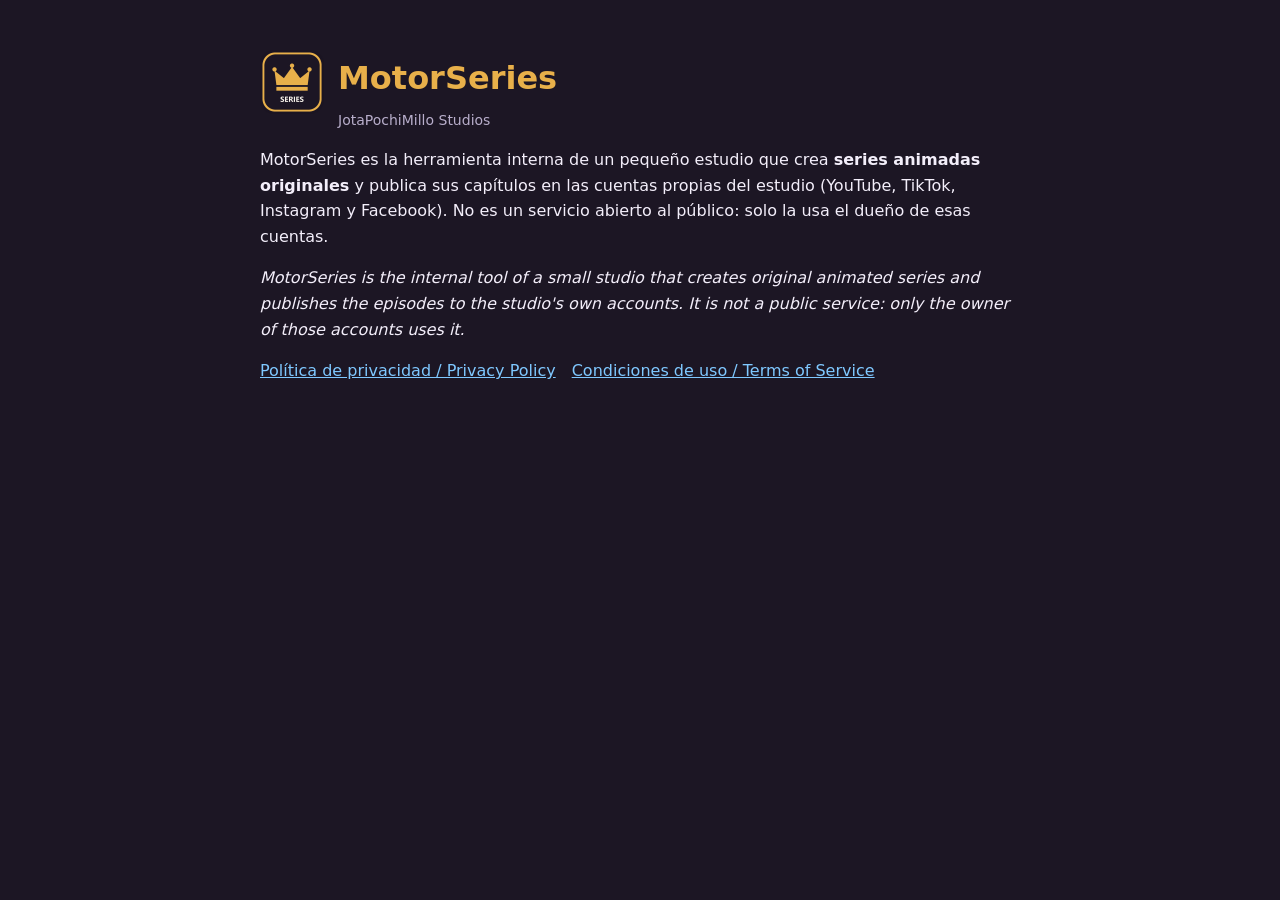
<file: index.html>
<!doctype html><html lang="es"><head><meta charset="utf-8"><meta name="viewport" content="width=device-width,initial-scale=1">
<title>MotorSeries</title><link rel="stylesheet" href="estilo.css"><link rel="icon" href="icono.png"></head><body><main>
<header><img src="icono.png" alt=""><div><h1>MotorSeries</h1><div class="nota">JotaPochiMillo Studios</div></div></header>
<p>MotorSeries es la herramienta interna de un pequeño estudio que crea <b>series animadas originales</b> y publica sus capítulos
en las cuentas propias del estudio (YouTube, TikTok, Instagram y Facebook). No es un servicio abierto al público: solo la usa el dueño de esas cuentas.</p>
<p lang="en"><i>MotorSeries is the internal tool of a small studio that creates original animated series and publishes the episodes
to the studio's own accounts. It is not a public service: only the owner of those accounts uses it.</i></p>
<nav><a href="privacidad.html">Política de privacidad / Privacy Policy</a><a href="terminos.html">Condiciones de uso / Terms of Service</a></nav>
</main></body></html>
</file>
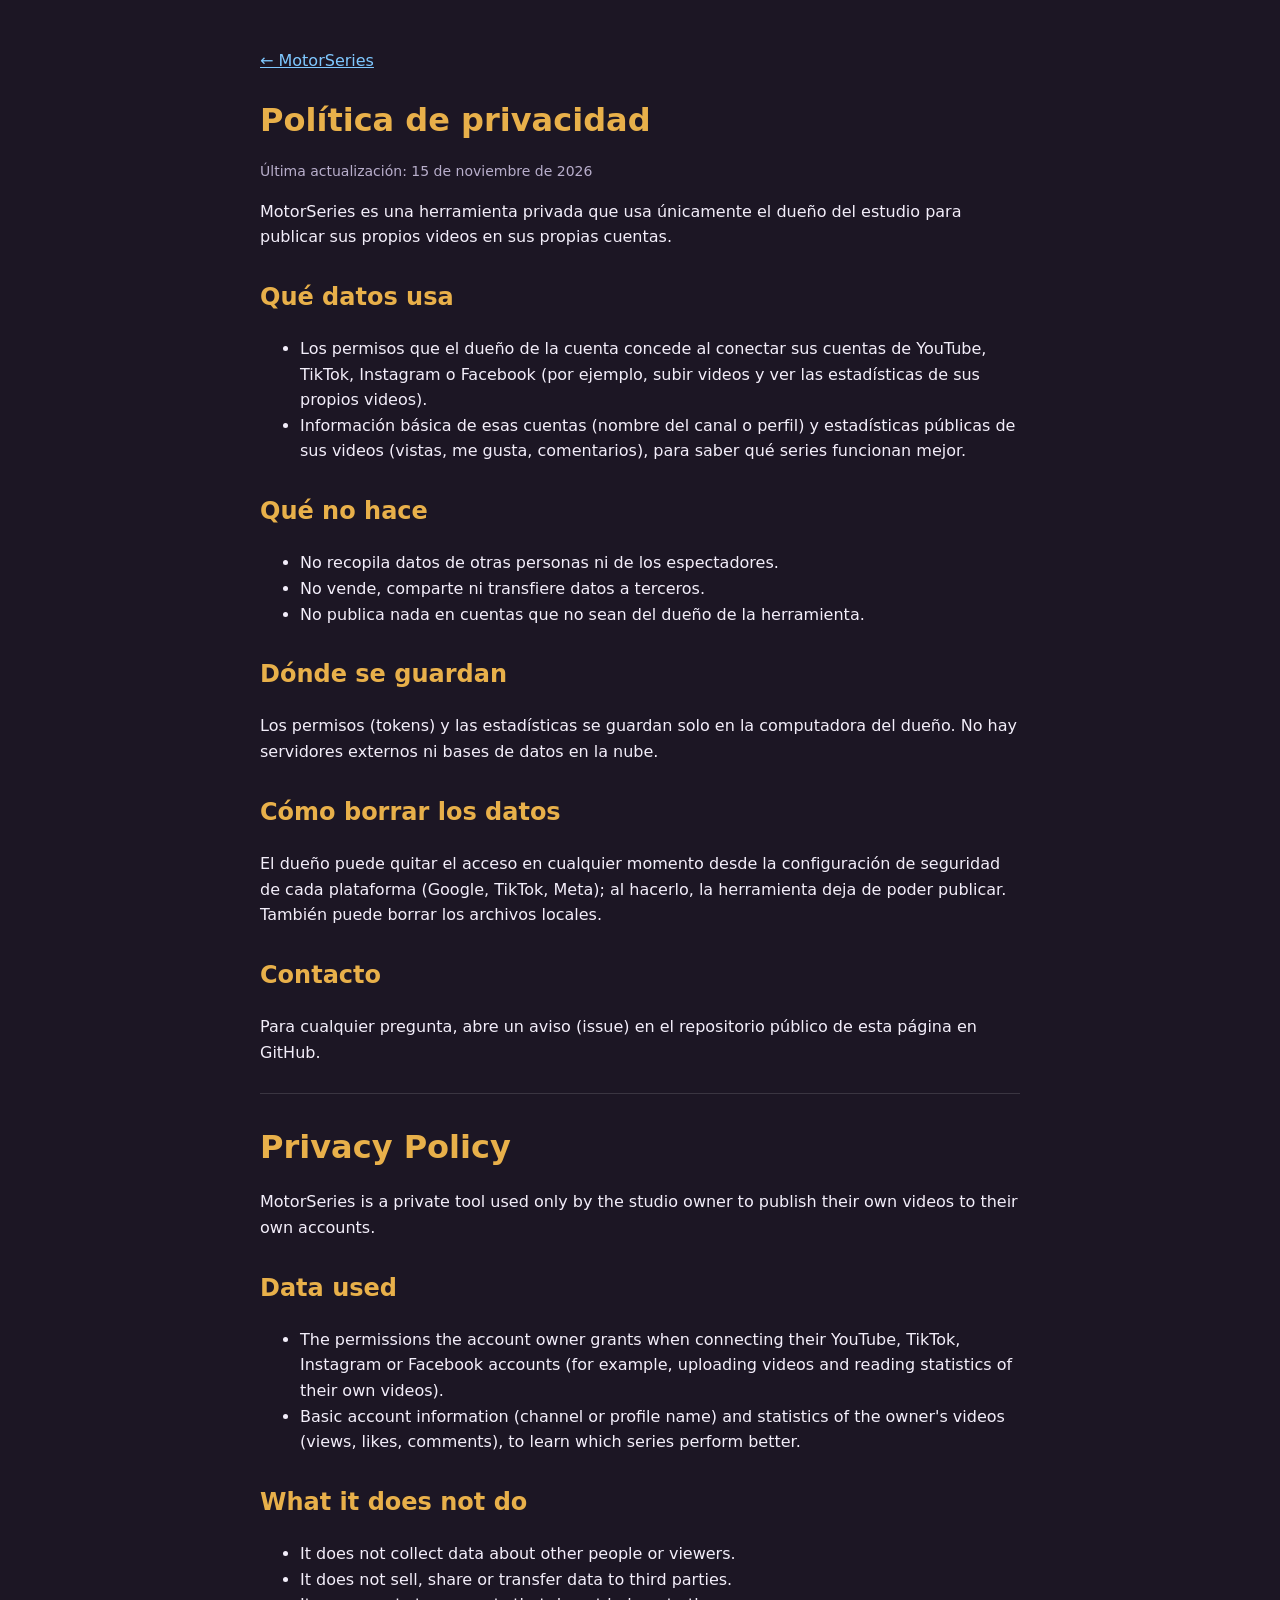
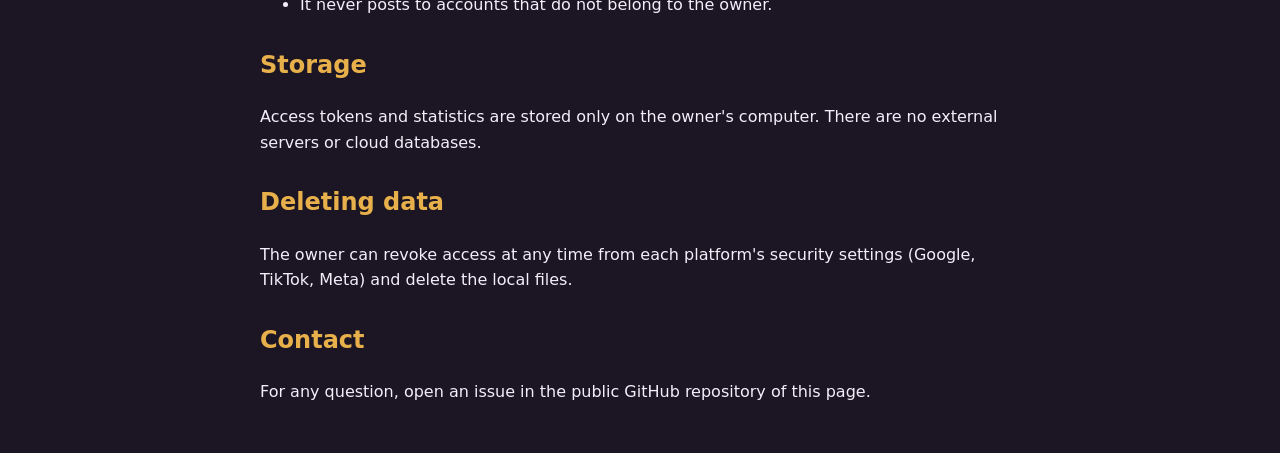
<file: privacidad.html>
<!doctype html><html lang="es"><head><meta charset="utf-8"><meta name="viewport" content="width=device-width,initial-scale=1">
<title>Política de privacidad — MotorSeries</title><link rel="stylesheet" href="estilo.css"><link rel="icon" href="icono.png"></head><body><main>
<p><a href="index.html">← MotorSeries</a></p>
<h1>Política de privacidad</h1><p class="nota">Última actualización: 15 de noviembre de 2026</p>
<p>MotorSeries es una herramienta privada que usa únicamente el dueño del estudio para publicar sus propios videos en sus propias cuentas.</p>
<h2>Qué datos usa</h2>
<ul><li>Los permisos que el dueño de la cuenta concede al conectar sus cuentas de YouTube, TikTok, Instagram o Facebook (por ejemplo, subir videos y ver las estadísticas de sus propios videos).</li>
<li>Información básica de esas cuentas (nombre del canal o perfil) y estadísticas públicas de sus videos (vistas, me gusta, comentarios), para saber qué series funcionan mejor.</li></ul>
<h2>Qué no hace</h2>
<ul><li>No recopila datos de otras personas ni de los espectadores.</li><li>No vende, comparte ni transfiere datos a terceros.</li>
<li>No publica nada en cuentas que no sean del dueño de la herramienta.</li></ul>
<h2>Dónde se guardan</h2>
<p>Los permisos (tokens) y las estadísticas se guardan solo en la computadora del dueño. No hay servidores externos ni bases de datos en la nube.</p>
<h2>Cómo borrar los datos</h2>
<p>El dueño puede quitar el acceso en cualquier momento desde la configuración de seguridad de cada plataforma (Google, TikTok, Meta); al hacerlo, la herramienta deja de poder publicar. También puede borrar los archivos locales.</p>
<h2>Contacto</h2><p>Para cualquier pregunta, abre un aviso (issue) en el repositorio público de esta página en GitHub.</p>
<hr>
<h1 lang="en">Privacy Policy</h1>
<div lang="en"><p>MotorSeries is a private tool used only by the studio owner to publish their own videos to their own accounts.</p>
<h2>Data used</h2><ul><li>The permissions the account owner grants when connecting their YouTube, TikTok, Instagram or Facebook accounts (for example, uploading videos and reading statistics of their own videos).</li>
<li>Basic account information (channel or profile name) and statistics of the owner's videos (views, likes, comments), to learn which series perform better.</li></ul>
<h2>What it does not do</h2><ul><li>It does not collect data about other people or viewers.</li><li>It does not sell, share or transfer data to third parties.</li><li>It never posts to accounts that do not belong to the owner.</li></ul>
<h2>Storage</h2><p>Access tokens and statistics are stored only on the owner's computer. There are no external servers or cloud databases.</p>
<h2>Deleting data</h2><p>The owner can revoke access at any time from each platform's security settings (Google, TikTok, Meta) and delete the local files.</p>
<h2>Contact</h2><p>For any question, open an issue in the public GitHub repository of this page.</p></div>
</main></body></html>
</file>
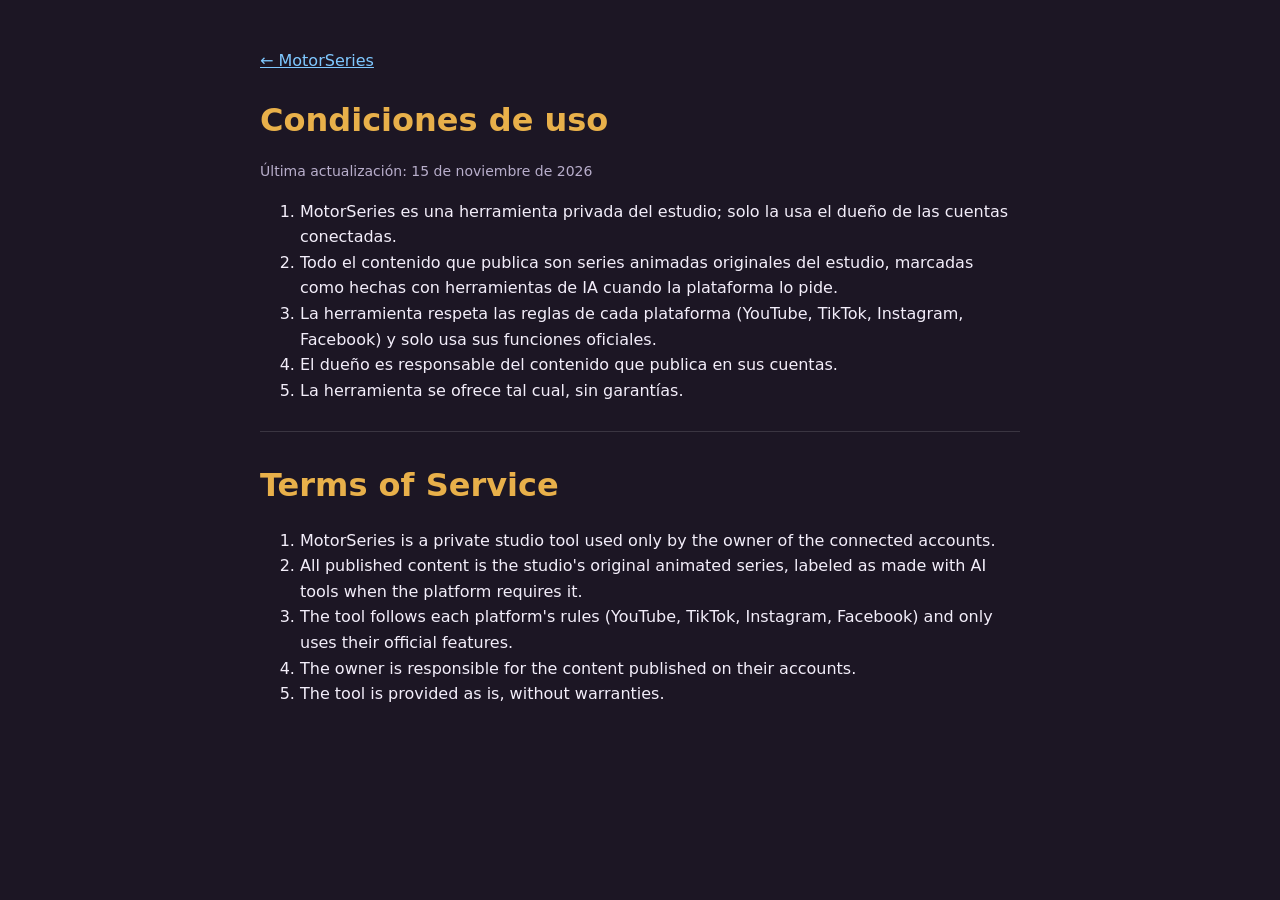
<file: terminos.html>
<!doctype html><html lang="es"><head><meta charset="utf-8"><meta name="viewport" content="width=device-width,initial-scale=1">
<title>Condiciones de uso — MotorSeries</title><link rel="stylesheet" href="estilo.css"><link rel="icon" href="icono.png"></head><body><main>
<p><a href="index.html">← MotorSeries</a></p>
<h1>Condiciones de uso</h1><p class="nota">Última actualización: 15 de noviembre de 2026</p>
<ol><li>MotorSeries es una herramienta privada del estudio; solo la usa el dueño de las cuentas conectadas.</li>
<li>Todo el contenido que publica son series animadas originales del estudio, marcadas como hechas con herramientas de IA cuando la plataforma lo pide.</li>
<li>La herramienta respeta las reglas de cada plataforma (YouTube, TikTok, Instagram, Facebook) y solo usa sus funciones oficiales.</li>
<li>El dueño es responsable del contenido que publica en sus cuentas.</li>
<li>La herramienta se ofrece tal cual, sin garantías.</li></ol>
<hr><h1 lang="en">Terms of Service</h1>
<ol lang="en"><li>MotorSeries is a private studio tool used only by the owner of the connected accounts.</li>
<li>All published content is the studio's original animated series, labeled as made with AI tools when the platform requires it.</li>
<li>The tool follows each platform's rules (YouTube, TikTok, Instagram, Facebook) and only uses their official features.</li>
<li>The owner is responsible for the content published on their accounts.</li><li>The tool is provided as is, without warranties.</li></ol>
</main></body></html>
</file>
<file: estilo.css>
body{margin:0;background:#1c1624;color:#f3eefa;font:16px/1.6 "Segoe UI",system-ui,sans-serif}
main{max-width:760px;margin:0 auto;padding:32px 20px}
h1{color:#e8b04a;margin-bottom:4px}h2{color:#e8b04a;margin-top:28px}
a{color:#7fc8ff}header{display:flex;align-items:center;gap:14px}header img{width:64px;height:64px;border-radius:14px}
nav a{margin-right:16px}.nota{color:#b8aecb;font-size:14px}hr{border:0;border-top:1px solid #ffffff22;margin:28px 0}
</file>
